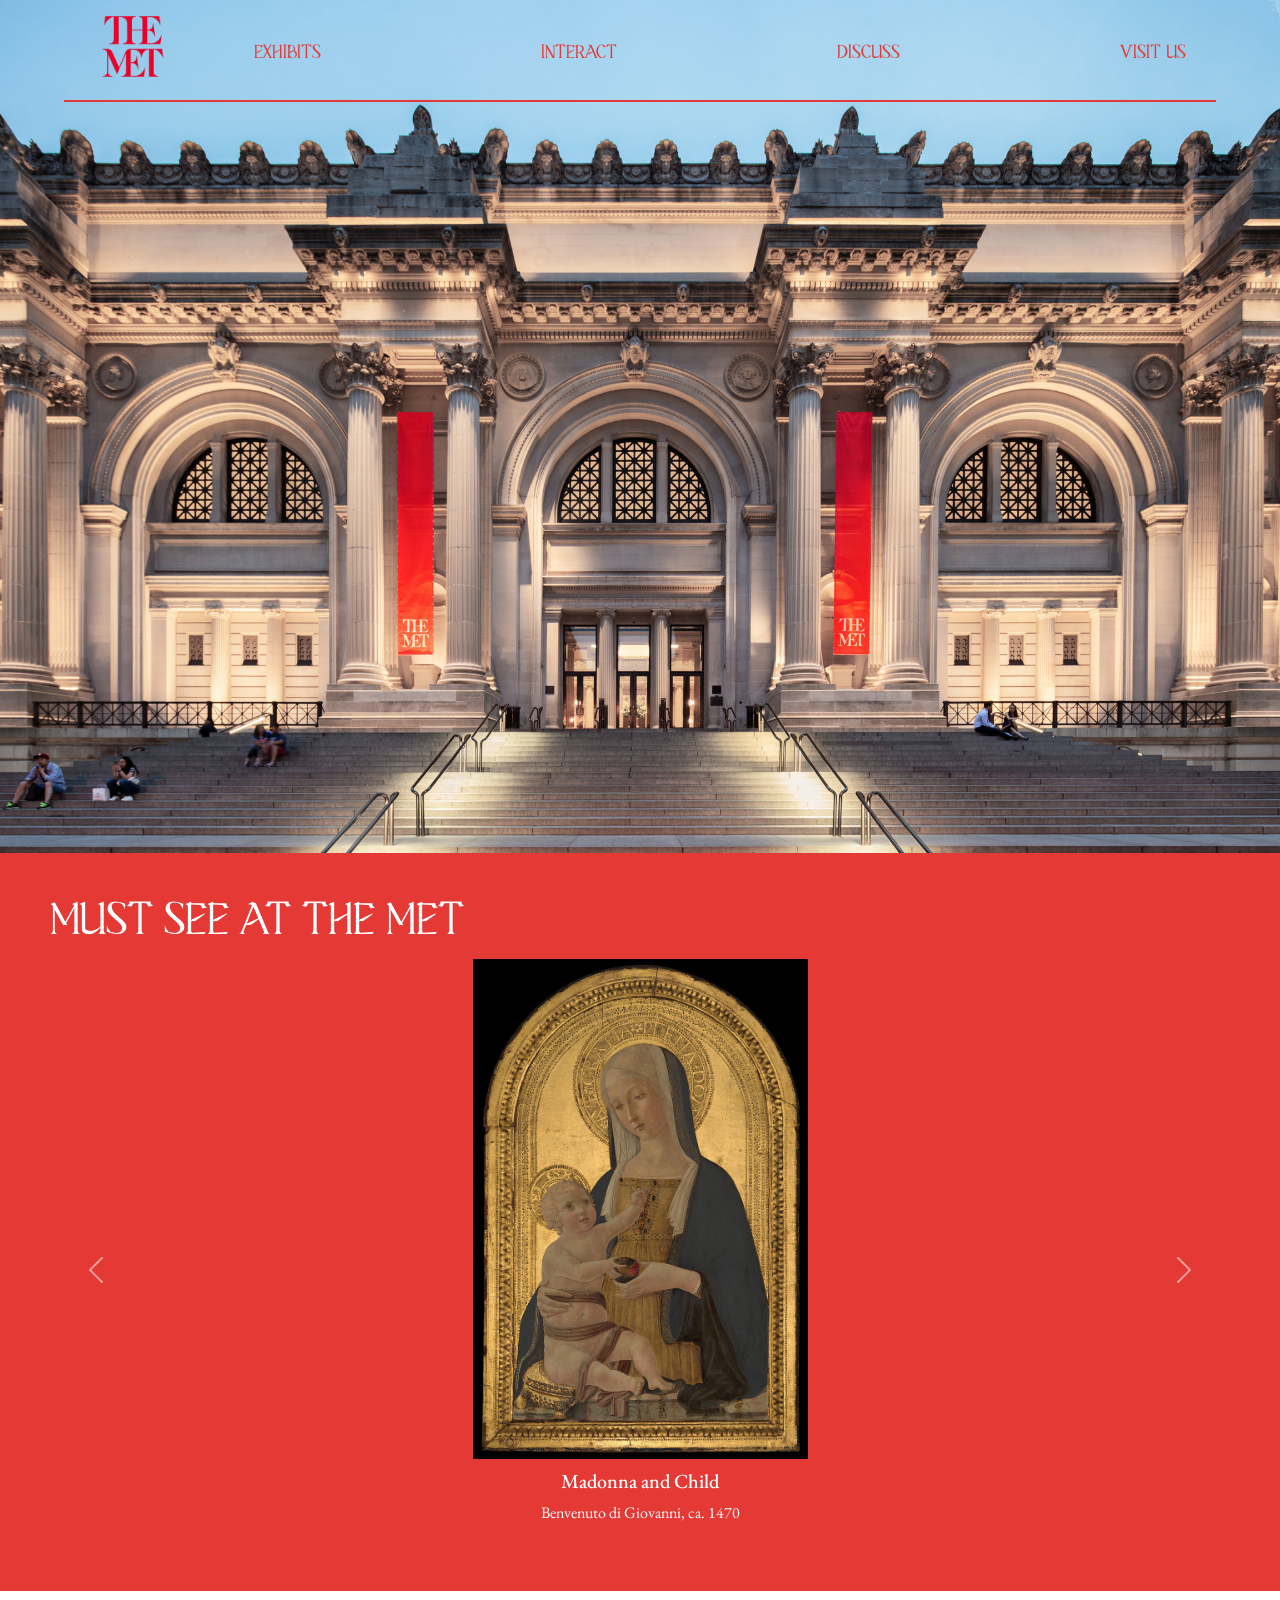
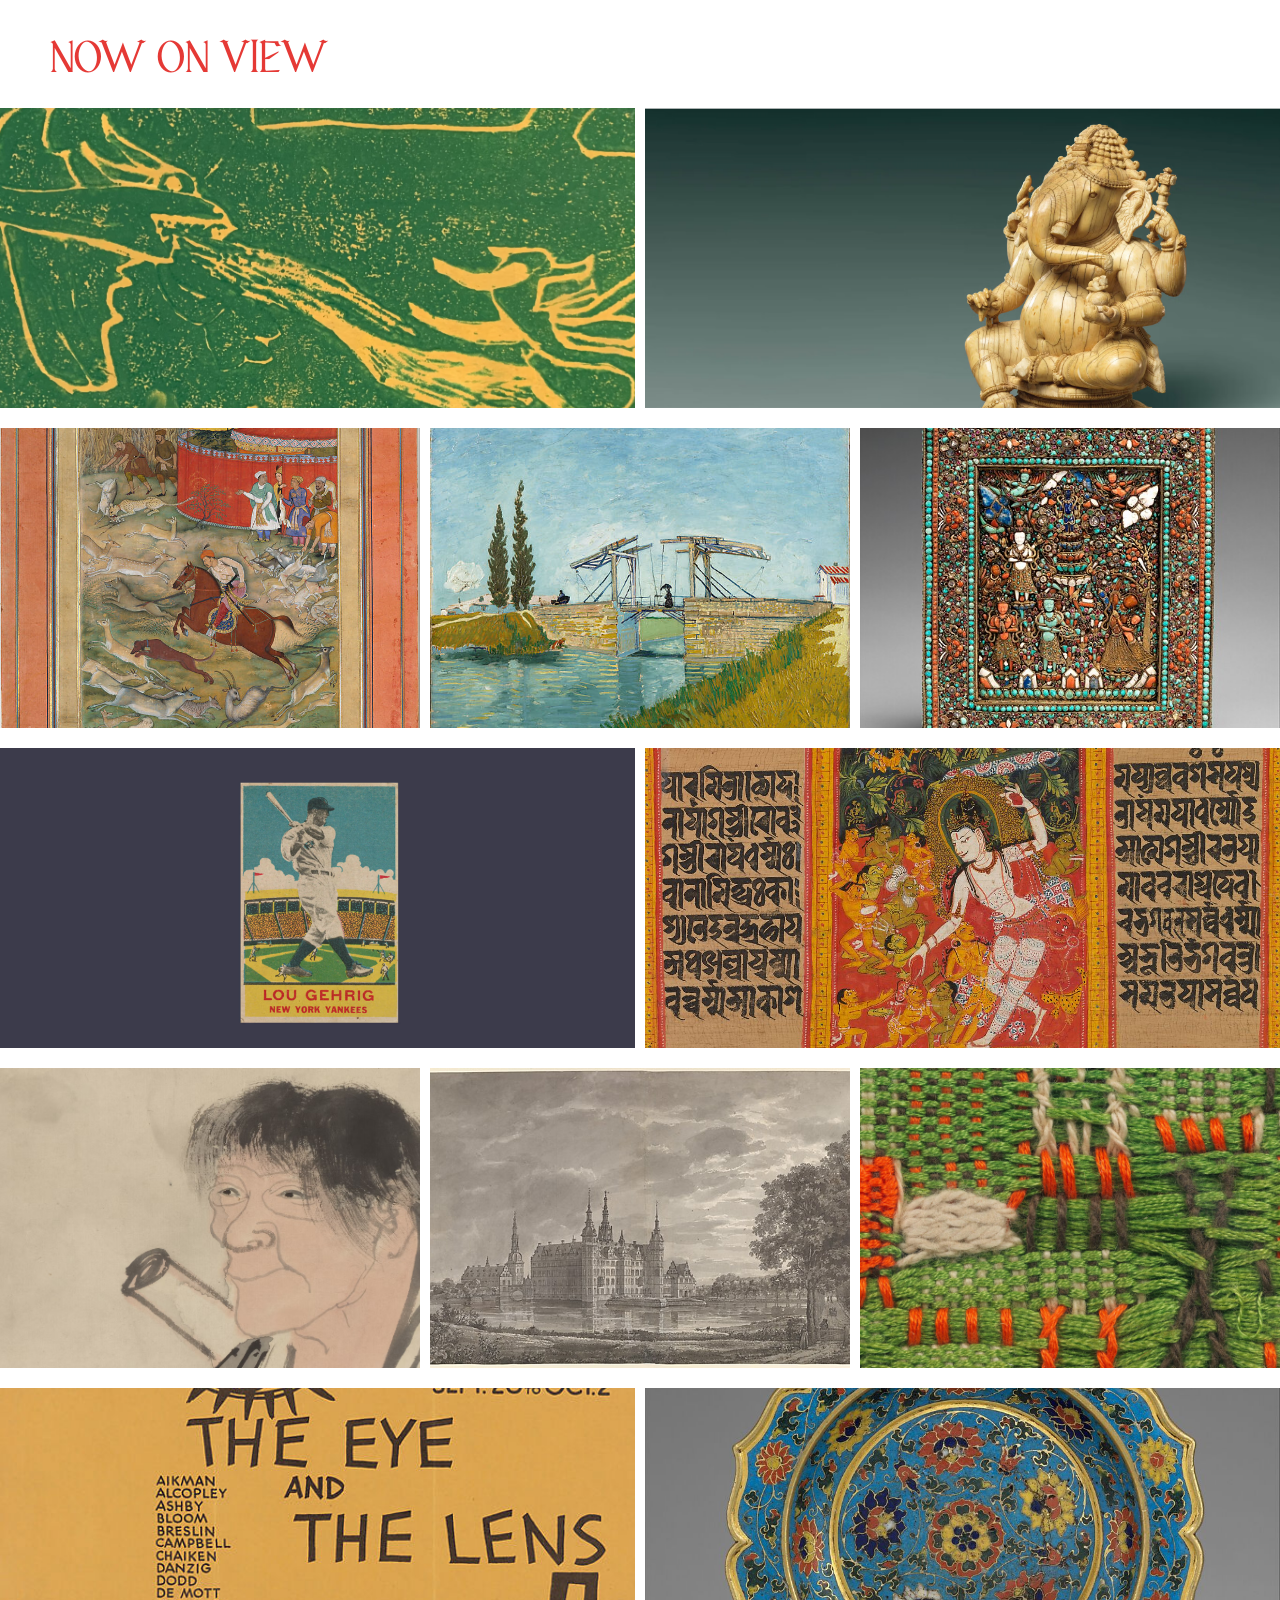
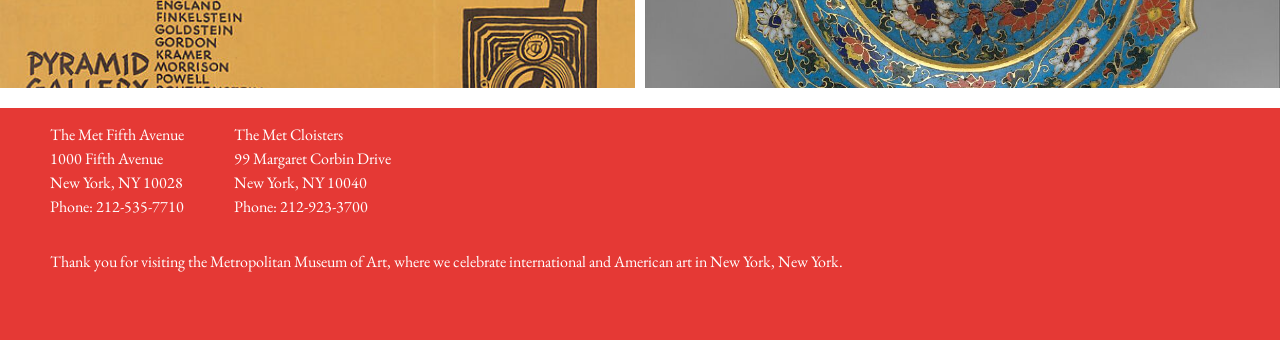
<file: index.html>
<!DOCTYPE html>
<html>
<head> 
    <title>The Metropolitan Museum of Art</title>
    <meta charset="UTF-8">
    <meta name="viewport" content="width=device-width, initial-scale=1">
    <link href="https://cdn.jsdelivr.net/npm/bootstrap@5.3.8/dist/css/bootstrap.min.css" rel="stylesheet" integrity="sha384-sRIl4kxILFvY47J16cr9ZwB07vP4J8+LH7qKQnuqkuIAvNWLzeN8tE5YBujZqJLB" crossorigin="anonymous">
    <link href="Final_Project_Styles.css" rel="stylesheet">

</head>

<body>
    <header>
        <nav class="nav-met">
            <a href="index.html" class="logo"><img src="MET_Logo.png" alt="Met Logo"></a>
            <ul class="nav2-met">
                <li><a href="index.html#section">EXHIBITS</a></li>
                <li><a href="Final_Project_Interact.html">INTERACT</a></li>
                <li><a href="Final_Project_Discuss.html">DISCUSS</a></li>
                <li><a href="https://engage.metmuseum.org/admission/?promocode=59559">VISIT US</a></li>
            </ul>
            
        </nav>
         <div class="banner"><img src="met.jpg" alt="5th Avenue View of the MET"></div>
    </header>

    <main>
        <article class="home-page-2">
                <h1 class="h1-met-2">MUST SEE AT THE MET</h1>
                    <div id="carouselFade" class="carousel slide carousel-fade">
                        <div class="carousel-inner">

                        <div class="carousel-item active">
                        <img src="mustsee_10.jpeg" class="d-block" alt="Madonna and Child">
                            <div class="carousel-caption d-none d-md-block">
                                    <h5>Madonna and Child</h5>
                                    <p>Benvenuto di Giovanni, ca. 1470</p>
                            </div>
                        </div>

                        <div class="carousel-item">
                        <img src="mustsee_2.jpeg" class="d-block" alt="Chanel Suit">
                            <div class="carousel-caption d-none d-md-block">
                                    <h5>Suit, House of Chanel</h5>
                                    <p>Gabrielle Chanel, Spring/Summer 1963</p>
                            </div>
                        </div>

                        <div class="carousel-item">
                        <img src="must_see_3.jpeg" class="d-block" alt="Bridge over a Pond of Water Lilies">
                            <div class="carousel-caption d-none d-md-block">
                                    <h5>Bridge over a Pond of Water Lilies</h5>
                                    <p>Claude Monet, 1899</p>
                            </div>
                        </div>

                        <div class="carousel-item">
                        <img src="mustsee_6.jpeg" class="d-block" alt="Cow's Skull: Red, White, and Blue">
                            <div class="carousel-caption d-none d-md-block">
                                    <h5>Cow's Skull: Red, White, and Blue</h5>
                                    <p>Georgia O'Keeffe, 1931</p>
                            </div>
                        </div>

                        <div class="carousel-item">
                        <img src="mustsee_7.jpeg" class="d-block" alt="Self-Portrait">
                            <div class="carousel-caption d-none d-md-block">
                                    <h5>Self-Portrait</h5>
                                    <p>Rembrandt (Rembrandt van Rijn), 1660</p>
                            </div>
                        </div>

                        <div class="carousel-item">
                        <img src="mustsee_1.jpeg" class="d-block" alt="Temple of Dendur">
                            <div class="carousel-caption d-none d-md-block">
                            <h5>The Temple of Dendur</h5>
                            <p>Roman Period, completed by 10 B.C.</p>
                            </div>
                        </div>

                        <div class="carousel-item">
                        <img src="mustsee_8.jpeg" class="d-block" alt="From My Window at An American Place, Southwest">
                            <div class="carousel-caption d-none d-md-block">
                                    <h5>From My Window at An American Place, Southwest</h5>
                                    <p>Alfred Stieglitz, 1932</p>
                            </div>
                        </div>

                        <div class="carousel-item">
                        <img src="mustsee_9.jpeg" class="d-block" alt="Gray Weather, Grande Jatte">
                            <div class="carousel-caption d-none d-md-block">
                                    <h5>Gray Weather, Grande Jatte</h5>
                                    <p>Georges Seurat, ca. 1886–88</p>
                            </div>
                        </div>

                    <div class="carousel-item">
                    <img src="mustsee_4.jpeg" class="d-block" alt="Irises">
                        <div class="carousel-caption d-none d-md-block">
                                <h5>Irises</h5>
                                <p>Vincent van Gogh, 1890</p>
                        </div>
                    </div>

                    <div class="carousel-item">
                    <img src="mustsee_5.jpeg" class="d-block" alt="Washington Crossing the Delaware">
                        <div class="carousel-caption d-none d-md-block">
                            <h5>Washington Crossing the Delaware</h5>
                            <p>Emanuel Leutze, 1851</p>
                        </div>
                    </div>
                    </div>
                    
                    <button class="carousel-control-prev" type="button" data-bs-target="#carouselFade" data-bs-slide="prev">
                    <span class="carousel-control-prev-icon" aria-hidden="true"></span>
                    <span class="visually-hidden">Previous</span>
                    </button>

                    <button class="carousel-control-next" type="button" data-bs-target="#carouselFade" data-bs-slide="next">
                    <span class="carousel-control-next-icon" aria-hidden="true"></span>
                    <span class="visually-hidden">Next</span>
                    </button>
                </div>

            </article>

            <article>
                <h1 class="h1-met" id="section">NOW ON VIEW</h1>
                <div class="art-container">
                    <button class="btn art-btn"
                        data-bs-toggle="modal"
                        data-bs-target="#artModal"
                        data-title="IMPRESSIONS OF THE IMAGINATION: New Medieval Beasts in Print"
                        data-img="exhibit_1.avif"
                        data-text=" Snarling, prancing, prowling, and peeking out from stone and thread, animals both real and fantastical fill medieval art with energy and imagination. As part of The Met Cloisters’ commitment to serving neighbors in upper Manhattan, fifth-grade students from P.S. 48 P.O. Michael J. Buczek were invited to immerse themselves in this lively world of hybrid creatures and respond with beasts of their own invention. <br><br>
                        During two gallery visits, students studied the curves of a dragon’s tail, the proud stance of a griffin, and the shimmer of a unicorn’s tail woven into tapestries, taking careful note of how medieval artists used line, pattern, and material. Back in the classroom, students brought their ideas to life through printmaking that required layering textures and shapes to create bold, whimsical creatures, each one stamped with the imagination of its maker.<br><br>See this Exhibit from February 5–March 3, 2026 at Gallery 007">
                        <img  class="art-img" src="exhibit_1.avif" alt="Impressions of the Imagination">
                    </button>

                    <button class="btn art-btn"
                        data-bs-toggle="modal"
                        data-bs-target="#artModal"
                        data-title="Ganesha: Lord of New Beginnings"
                        data-img="exhibit_2.png"
                        data-text="Ganesha, the son of Shiva and Parvati, is a Brahmanical (Hindu) diety known to clear a path to the gods and remove obstacles in everyday life. He is loved by his devotees (bhakti) for his many traits, including his insatiable appetite for sweet cakes and his role as a dispenser of magic, surprise, and laughter. However, Ganesha is also the lord of ganas (nature deities) and can take on a fearsome aspect in this guise.<br><br>The seventh- to twenty-first-century works in this exhibition trace his depiction across the Indian subcontinent, the Himalayas, and Southeast Asia. Featuring 24 works across sculptures, paintings, musical instruments, ritual implements, and photography, the exhibition emphasizes the vitality and exuberance of Ganesha as the bringer of new beginnings.
                        <br><br>The exhibition is made possible by the Florence and Herbert Irving Fund for Asian Art Exhibitions.<br><br>See this Exhibit from November 19, 2022–January 4, 2026 at Gallery 251">
                        <img  class="art-img" src="exhibit_2.png" alt="Ganesha: Lord of New Beginnings">
                    </button>
                </div>

                <div class="art-container">
                    <button class="btn art-btn"
                        data-bs-toggle="modal"
                        data-bs-target="#artModal"
                        data-title="The Royal Hunt: Courtly Pursuits in Indian Art"
                        data-img="royal.jpeg"
                        data-text="Expressions of imperial authority are universally embodied in royal imagery of the hunt, rulers pursuing prey as metaphors for power, and martial prowess. This theme is celebrated throughout the history of Indian painting and became ubiquitous in later Rajput painting. This exhibition features works from the Department of Asian Art, with loans from the Department of Islamic Art, the Department of Arms and Armor, and New York collections.<br><br>See this exhibit from June 20–December 8, 2026 at Gallery 321">
                        <img  class="art-img" src="royal.jpeg" alt="The Royal Hunt: Courtly Pursuits in Indian Art">
                    </button>

                    <button class="btn art-btn"
                        data-bs-toggle="modal"
                        data-bs-target="#artModal"
                        data-title="Van Gogh's Cypresses"
                        data-img="exhibit_4.jpeg"
                        data-text="Van Gogh’s Cypresses is the first exhibition to focus on the trees—among the most famous in the history of art—immortalized in signature images by Vincent van Gogh (1853–1890). Such iconic pictures as Wheat Field with Cypresses and The Starry Night take their place as the centerpiece in a presentation that affords an unprecedented perspective on a motif virtually synonymous with the Dutch artist’s fiercely original power of expression. Some 40 works illuminate the extent of his fascination with the region’s distinctive flamelike evergreens as they successively sparked, fueled, and stoked his imagination over the course of two years in the South of France: from his initial sightings of the “tall and dark” trees in Arles to realizing their full, evocative potential (“as I see them”) at the asylum in Saint-Rémy.<br><br>
                        Juxtaposing landmark paintings with precious drawings and illustrated letters—many rarely, if ever, lent or exhibited together—this tightly conceived thematic exhibition offers an extraordinary opportunity to appreciate anew some of Van Gogh’s most celebrated works in a context that reveals the backstory of their invention for the first time.<br><br>See this exhibit from May 22–August 27, 2026 at Gallery 199">
                        <img  class="art-img" src="exhibit_4.jpeg" alt="Van Gogh's Cypresses">
                    </button>

                    <button class="btn art-btn"
                        data-bs-toggle="modal"
                        data-bs-target="#artModal"
                        data-title="Sacred Traditions of the Himalayas"
                        data-img="himalayas.jpg"
                        data-text="This installation features elaborate mandalas, embroidered tangkas, devotional sculpture, and jewelry for the gods. A highlight of the display will be ritual costumes used by masked dancers who reenacted divine conflicts to ensure abundance and ward off malicious forces. All the objects on display served as visually pleasing tools that allowed individuals to reach toward the elusive idea of transcendence.<br><br> See this exhibit from December 20, 2014–June 14, 2015 at Gallery 101">
                        <img  class="art-img" src="himalayas.jpg" alt="Sacred Traditions of the Himalayas">
                    </button>
                </div>

                <div class="art-container">
                    <button class="btn art-btn"
                        data-bs-toggle="modal"
                        data-bs-target="#artModal"
                        data-title="Baseball Cards from the Collection of Jefferson R. Burdick"
                        data-img="exhibit_3.avif"
                        data-text="An integral part of the Museum’s collection of ephemera, the Burdick collection of baseball cards tells the history of popular printmaking in the United States. In 1947, after having approached A. Hyatt Mayor, the Museum’s curator of prints and photographs, the Syracuse electrician Jefferson R. Burdick (1900–1963) began to donate in large batches his entire collection of more than 30,000 baseball cards—along with another 303,000 trade cards, postcards, and posters—to The Met. The baseball cards collected by Burdick represent the most comprehensive public collection outside of the Baseball Hall of Fame in Cooperstown, New York.<br><br>
                        This exhibition features nearly one hundred cards produced between 1887 and 1959. Collectively, they illustrate the history of baseball from the dead-ball era, at the turn of the nineteenth century, through the golden age and modern era of the sport. Produced using various types of media—from photography to lithography—the cards feature legends of the game as well as lesser-known players, owners, and teams that have contributed to the history of the game.<br><br>See this exhibit from July 20, 2023–January 23, 2026 at Gallery 774A.">
                        <img  class="art-img" src="exhibit_3.avif" alt="Baseball Cards from the Collection of Jefferson R. Burdick">
                    </button>

                    <button class="btn art-btn"
                        data-bs-toggle="modal"
                        data-bs-target="#artModal"
                        data-title="Bodhisattvas of Wisdom, Compassion, and Power"
                        data-img="exhibit_8.jpeg"
                        data-text="Within the Buddhist traditions of the Himalayas, three bodhisattvas emerge as personifications of Buddhist ideals. Manjushri, who cuts through ignorance and personifies correct knowledge; Avalokiteshvara, a compassionate protector of the devout that helps reveal the true nature of reality; and Vajrapani as the embodiment of the energy of enlightenment. Focusing on dramatic images, a worshipper could first evoke the subtle knowledge that Manjushri personifies, then with Avalokiteshvara’s aid, it is possible to proceed in a way free from self-imposed delusions, while Vajrapani’s transcendent power aids in destroying jealousy and hatred that stand in the way of enlightenment.<br><br> This exhibition draws together a dramatic group of paintings, sculptures, ritual objects, and illustrated manuscripts from the eleventh to eighteenth centuries, made primarily for Nepal and Tibet’s monastic institutions. Beautifully cast sculptures and accessible paintings showing peaceful manifestations of the bodhisattvas intended for the public are juxtaposed with complex tantric images of the highest quality done in portable media made for monastic elites. This exhibition presents some of the sublime representations of these three bodhisattvas at the center of this great devotional tradition embraced across the Himalayas.<br><br> See this exhibit from March 27–October 30, 2026 at Gallery 251.">
                        <img  class="art-img" src="exhibit_8.jpeg" alt="Bodhisattvas of Wisdom, Compassion, and Power">
                    </button>
                </div>
                
                <div class="art-container">
                    <button class="btn art-btn"
                        data-bs-toggle="modal"
                        data-bs-target="#artModal"
                        data-title="The Three Perfections: Japanese Poetry, Calligraphy, and Painting"
                        data-img="exhibit_5.avif"
                        data-text="In East Asian cultures, the arts of poetry, calligraphy, and painting are traditionally referred to as the “Three Perfections.” This exhibition presents over 160 rare and precious works—all created in Japan over the course of nearly a millennium—that showcase the power and complexity of the three forms of art. Examples include folding screens with poems brushed on sumptuous decorated papers, dynamic calligraphy by Zen monks of medieval Kyoto, hanging scrolls with paintings and inscriptions alluding to Chinese and Japanese literary classics, ceramics used for tea gatherings, and much more.<br><br>
                        The majority of the works are among the more than 250 examples of Japanese painting and calligraphy donated or promised to The Met by Mary and Cheney Cowles, whose collection is one of the finest and most comprehensive assemblages of Japanese art outside Japan.<br><br>See this exhibit from August 3, 2026-November 6, 2026 at Gallery 233">
                        <img  class="art-img" src="exhibit_5.avif" alt="The Three Perfections: Japanese Poetry, Calligraphy, and Painting">
                    </button>

                    <button class="btn art-btn"
                        data-bs-toggle="modal"
                        data-bs-target="#artModal"
                        data-title="Department of Drawings and Prints Selections: Life at Court"
                        data-img="exhibit_6.jpg"
                        data-text="In conjunction with the exhibition Visitors to Versailles (1682–1789), this installation explores various aspects of life at court through works on paper from the Department of Drawings and Prints. The French château at Versailles was but one among a great multitude of princely, stately, royal, and papal courts in the early modern period. While each was influenced by local traditions and the personal idiosyncrasies of its ruler, they also had many common features and customs, which are examined in this installation through thematic selections of drawings, prints, and illustrated books.<br><br>
                        Representations and designs for palaces, from Frederiksborg Castle in Denmark to the Villa Estense in Tivoli, show how the power of a court is reflected in imposing architecture, lavish interiors, and intricately planned gardens. The various forms of entertainment organized for rulers and courtiers are highlighted in works such as Louis Jean Desprez's imposing scenographic design for the opera Electra, and Stradanus's tapestry designs with hunting parties. Prints by Romeyn de Hooghe, Goya, and other artists illustrate how official portraits not only conveyed the likeness of the sovereign, but also communicated ideas about their reign, dynasty, triumphs, and aspirations.<br><br> See this exhibit from May 1, 2026-July 8, 2026">
                        <img  class="art-img" src="exhibit_6.jpg" alt="Selections from the Department of Drawings and Prints: Life at Court">
                    </button>

                    <button class="btn art-btn"
                        data-bs-toggle="modal"
                        data-bs-target="#artModal"
                        data-title="Weaving Abstraction in Ancient and Modern Art"
                        data-img="exhibit_7.avif"
                        data-text="The process of creating textiles has long been a springboard for artistic invention. In Weaving Abstraction in Ancient and Modern Art, two extraordinary bodies of work separated by at least 500 years are brought together to explore the striking connections between artists of the ancient Andes and those of the 20th century. The exhibition displays textiles by four distinguished modern practitioners—Anni Albers, Sheila Hicks, Lenore Tawney, and Olga de Amaral—alongside pieces by Andean artists from the first millennium BCE to the 16th century.<br><br>
                        Featuring more than 50 works, including major loans and new acquisitions, this cross-historical exhibition offers new insights into the emergence of abstract imagery. The constructive nature of weavings, arising from the grid formed by the vertical and horizontal elements of the loom, prompted the formal investigation of geometric designs that emphasize the integral relationship between structure and design in the textiles. Each of the four modern artists featured developed innovative approaches to an ancient medium through deep study of Andean techniques. Shown together, these ancient and modern weavings reposition the place of textiles in global art history.<br><br>See this exhibit from March 5–June 16, 2026 at Gallery 913.">
                        <img  class="art-img" src="exhibit_7.avif" alt="Weaving Abstraction in Ancient and Modern Art">
                    </button>
                </div>

                <div class="art-container">
                    <button class="btn art-btn"
                        data-bs-toggle="modal"
                        data-bs-target="#artModal"
                        data-title="The Magical City: George Morrison’s New York"
                        data-img="exhibit_10.jpeg"
                        data-text="Born in Chippewa City, a remote Native American village on the shore of Lake Superior in northern Minnesota, George Morrison (Wah-wah-ta-ga-nah-gah-boo and Gwe-ki-ge-nah-gah-boo, Grand Portage Chippewa, 1919–2000) overcame innumerable challenges—poverty, a life-threatening childhood illness, social isolation, racial and cultural barriers—to become a leader of the Abstract Expressionist movement, which he collaboratively defined both publicly and behind the scenes.<br><br>
                        Morrison’s influence as an abstract expressionist painter began in 1943 when he traveled from rural Minnesota to New York City to study at the Art Students League on a scholarship. Immersing himself in the city’s vibrant cultural scenes, he studied painting and drawing, contributed to numerous exhibitions and publications, and openly challenged the mainstream art establishment of his generation.<br><br>See this exhibit through May 31, 2026 at Gallery 746.">
                        <img  class="art-img" src="exhibit_10.jpeg" alt="The Magical City: George Morrison’s New York">
                    </button>

                    <button class="btn art-btn"
                        data-bs-toggle="modal"
                        data-bs-target="#artModal"
                        data-title="Embracing Color: Enamel in Chinese Decorative Arts"
                        data-img="exhibit_11.jpeg"
                        data-text="Enamel decoration is a significant element of Chinese decorative arts that has long been overlooked. This exhibition reveals the aesthetic, technical, and cultural achievement of Chinese enamel wares by demonstrating the transformative role of enamel during the Ming (1368–1644) and Qing (1644–1911) dynasties. The first transformational moment occurred in the late 14th to 15th century, when the introduction of cloisonné enamel from the West, along with the development of porcelain with overglaze enamels, led to a shift away from a monochromatic palette to colorful works. The second transformation occurred in the late 17th to 18th century, when European enameling materials and techniques were brought to the Qing court and more subtle and varied color tones were developed on enamels applied over porcelain, metal, glass, and other mediums. In both moments, Chinese artists did not simply adopt or copy foreign techniques; they actively created new colors and styles that reflected their own taste. The more than 100 objects on view are drawn mainly from The Met collection.<br><br>See this exhibit through June 28, 2026 at Gallery 257.">
                        <img  class="art-img" src="exhibit_11.jpeg" alt="Embracing Color: Enamel in Chinese Decorative Arts">
                    </button>
                </div>
            </article>


        <div class="modal fade" id="artModal" tabindex="-1">
        <div class="modal-dialog modal-dialog-centered modal-lg">
        <div class="modal-content">

        <div class="modal-header">
            <h5 class="modal-title" id="modalTitle"></h5>
            <button type="button" class="btn-close" data-bs-dismiss="modal"></button>
        </div>

        <div class="modal-body">
            <img id="modalImg" class="img-fluid rounded mb-3" alt="">
            <p id="modalText"></p>
        </div>

        </div>
        </div>
        </div>
    </main>


    <footer class="expanded-footer">
        <div class="container-footer">
            <p class="footer-text">The Met Fifth Avenue<br>1000 Fifth Avenue<br>New York, NY 10028<br>Phone: 212-535-7710</p>
            <p class="footer-text">The Met Cloisters<br>99 Margaret Corbin Drive<br>New York, NY 10040<br>Phone: 212-923-3700</p>
        </div>
        <p class="footer-text">Thank you for visiting the Metropolitan Museum of Art, where we celebrate international and American art in New York, New York.</p>
    </footer>

    <script src="https://cdn.jsdelivr.net/npm/bootstrap@5.3.8/dist/js/bootstrap.bundle.min.js"></script>
    <script src="Final_Project_JS.js"></script>
</body>
</html>
</file>
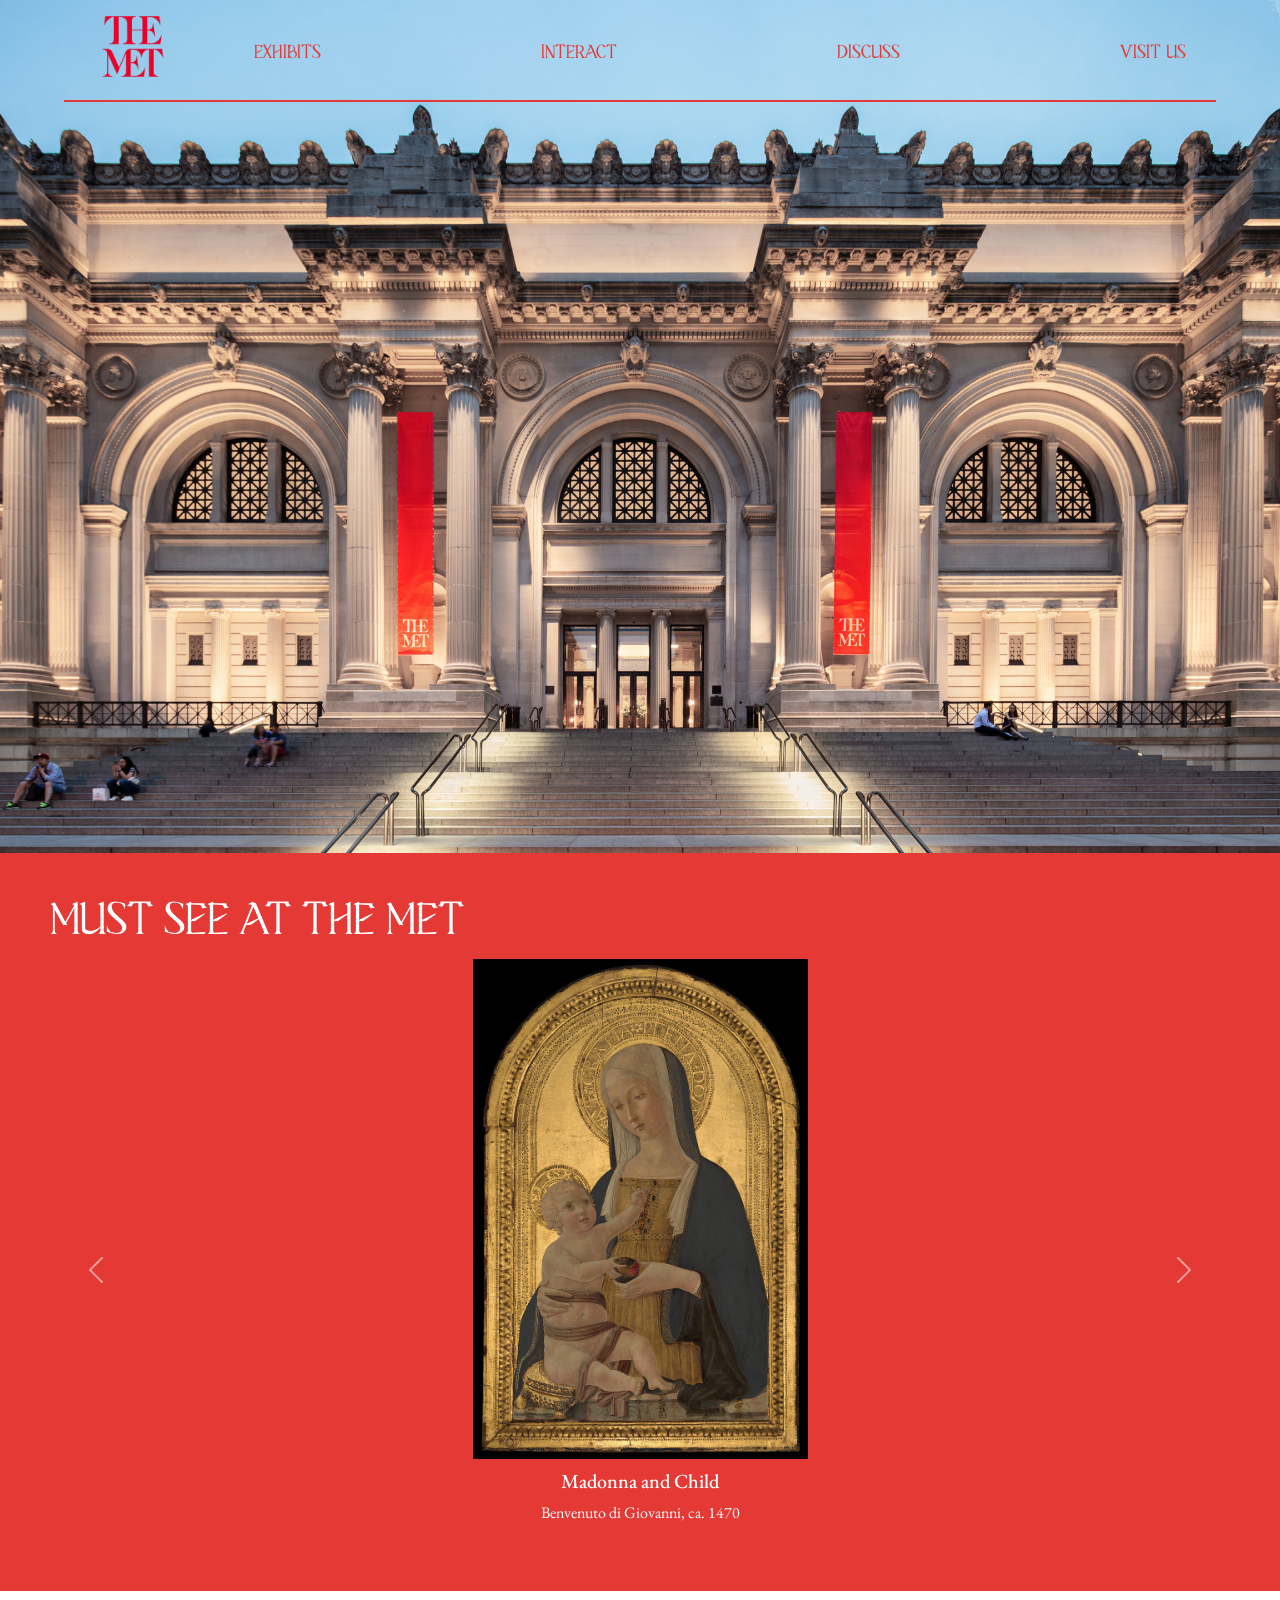
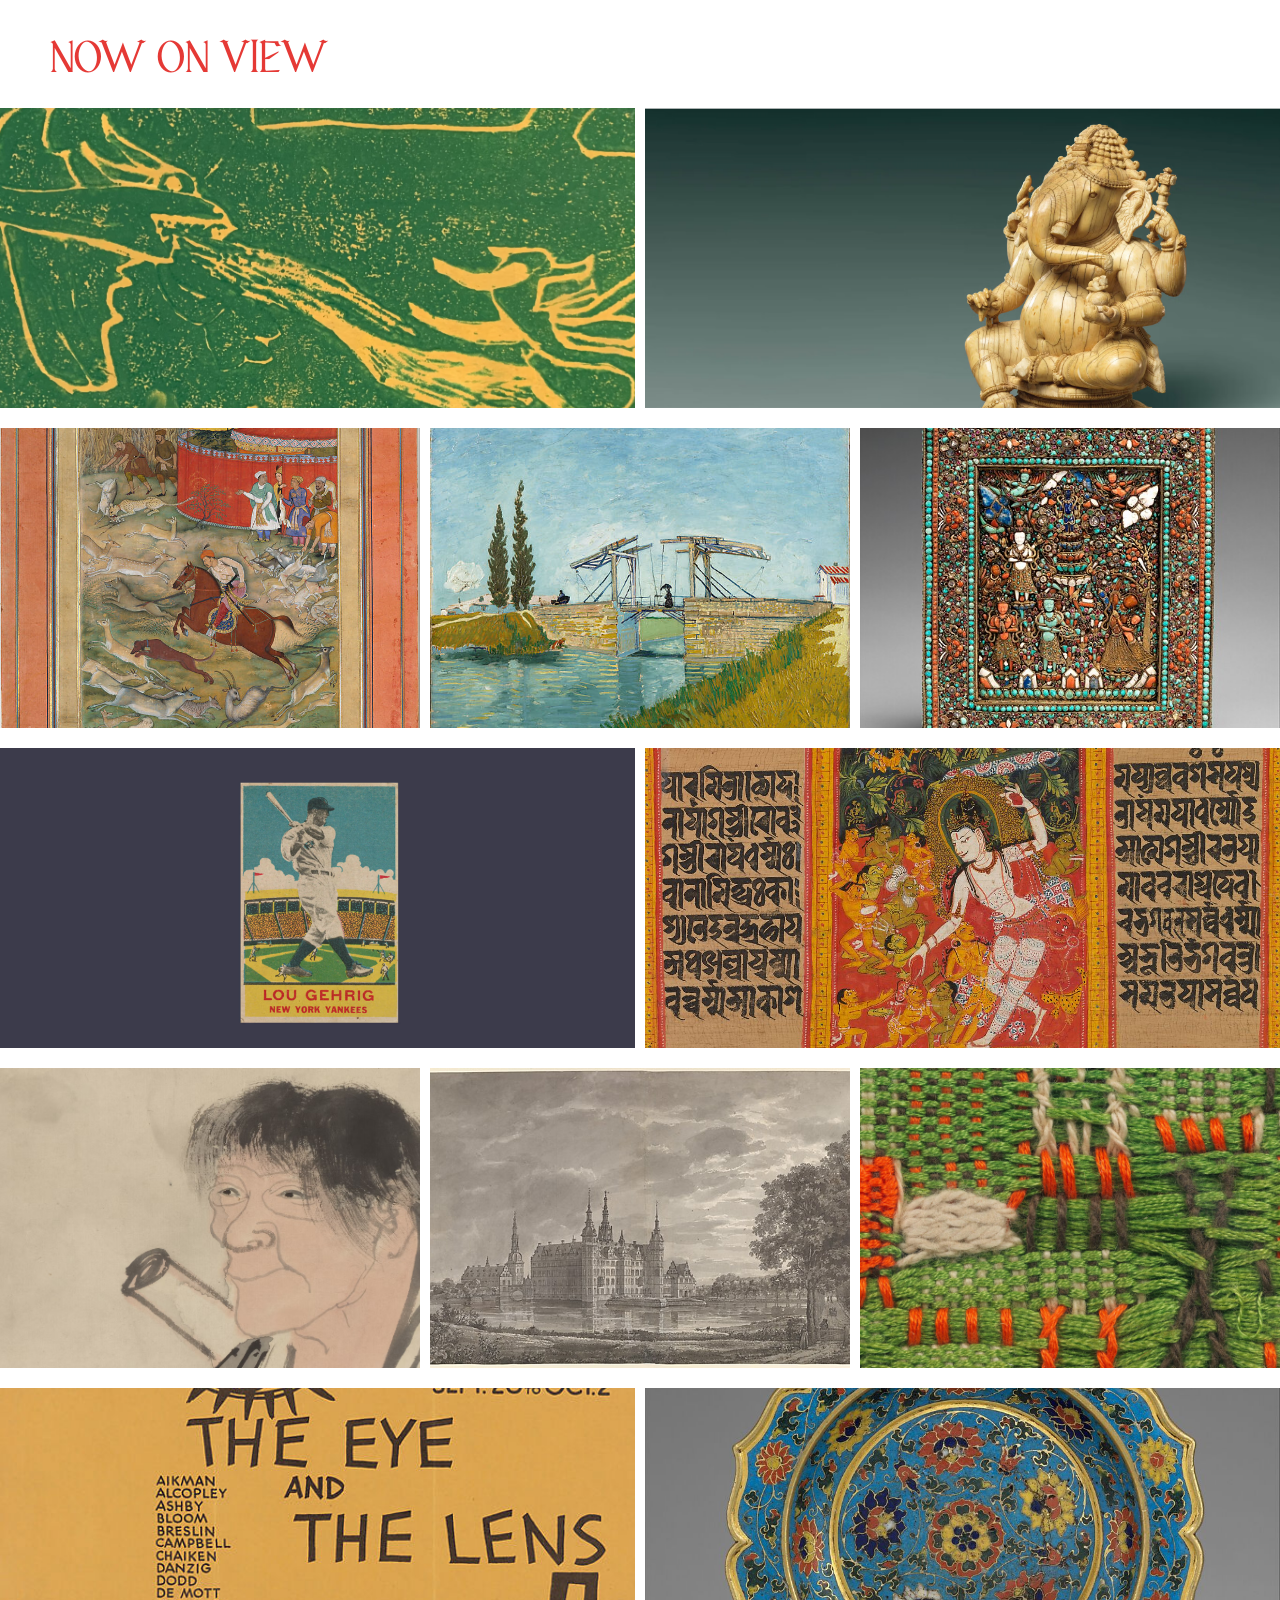
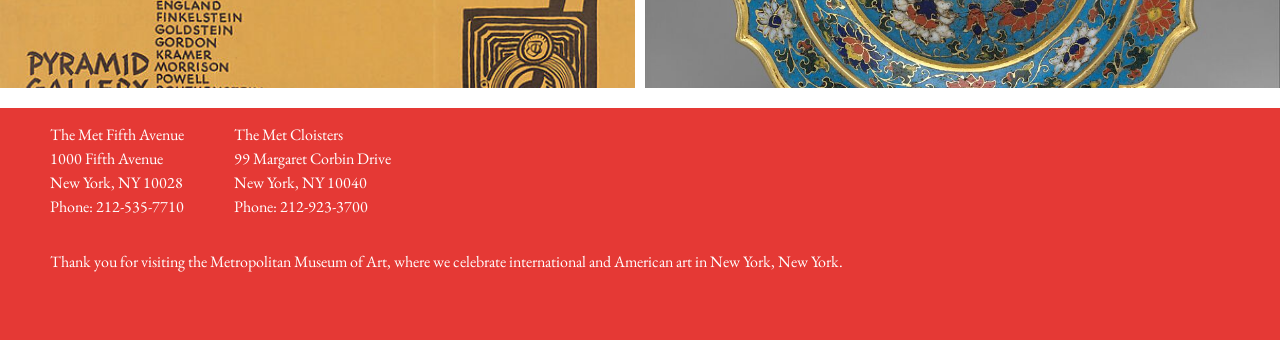
<file: Final_Project.html>
<!DOCTYPE html>
<html>
<head> 
    <title>The Metropolitan Museum of Art</title>
    <meta charset="UTF-8">
    <meta name="viewport" content="width=device-width, initial-scale=1">
    <link href="https://cdn.jsdelivr.net/npm/bootstrap@5.3.8/dist/css/bootstrap.min.css" rel="stylesheet" integrity="sha384-sRIl4kxILFvY47J16cr9ZwB07vP4J8+LH7qKQnuqkuIAvNWLzeN8tE5YBujZqJLB" crossorigin="anonymous">
    <link href="Final_Project_Styles.css" rel="stylesheet">

</head>

<body>
    <header>
        <nav class="nav-met">
            <a href="Final_Project.html" class="logo"><img src="MET_Logo.png" alt="Met Logo"></a>
            <ul class="nav2-met">
                <li><a href="Final_Project.html#section">EXHIBITS</a></li>
                <li><a href="Final_Project_Interact.html">INTERACT</a></li>
                <li><a href="Final_Project_Discuss.html">DISCUSS</a></li>
                <li><a href="https://engage.metmuseum.org/admission/?promocode=59559">VISIT US</a></li>
            </ul>
            
        </nav>
         <div class="banner"><img src="met.jpg" alt="5th Avenue View of the MET"></div>
    </header>

    <main>
        <article class="home-page-2">
                <h1 class="h1-met-2">MUST SEE AT THE MET</h1>
                    <div id="carouselFade" class="carousel slide carousel-fade">
                        <div class="carousel-inner">

                        <div class="carousel-item active">
                        <img src="mustsee_10.jpeg" class="d-block" alt="Madonna and Child">
                            <div class="carousel-caption d-none d-md-block">
                                    <h5>Madonna and Child</h5>
                                    <p>Benvenuto di Giovanni, ca. 1470</p>
                            </div>
                        </div>

                        <div class="carousel-item">
                        <img src="mustsee_2.jpeg" class="d-block" alt="Chanel Suit">
                            <div class="carousel-caption d-none d-md-block">
                                    <h5>Suit, House of Chanel</h5>
                                    <p>Gabrielle Chanel, Spring/Summer 1963</p>
                            </div>
                        </div>

                        <div class="carousel-item">
                        <img src="must_see_3.jpeg" class="d-block" alt="Bridge over a Pond of Water Lilies">
                            <div class="carousel-caption d-none d-md-block">
                                    <h5>Bridge over a Pond of Water Lilies</h5>
                                    <p>Claude Monet, 1899</p>
                            </div>
                        </div>

                        <div class="carousel-item">
                        <img src="mustsee_6.jpeg" class="d-block" alt="Cow's Skull: Red, White, and Blue">
                            <div class="carousel-caption d-none d-md-block">
                                    <h5>Cow's Skull: Red, White, and Blue</h5>
                                    <p>Georgia O'Keeffe, 1931</p>
                            </div>
                        </div>

                        <div class="carousel-item">
                        <img src="mustsee_7.jpeg" class="d-block" alt="Self-Portrait">
                            <div class="carousel-caption d-none d-md-block">
                                    <h5>Self-Portrait</h5>
                                    <p>Rembrandt (Rembrandt van Rijn), 1660</p>
                            </div>
                        </div>

                        <div class="carousel-item">
                        <img src="mustsee_1.jpeg" class="d-block" alt="Temple of Dendur">
                            <div class="carousel-caption d-none d-md-block">
                            <h5>The Temple of Dendur</h5>
                            <p>Roman Period, completed by 10 B.C.</p>
                            </div>
                        </div>

                        <div class="carousel-item">
                        <img src="mustsee_8.jpeg" class="d-block" alt="From My Window at An American Place, Southwest">
                            <div class="carousel-caption d-none d-md-block">
                                    <h5>From My Window at An American Place, Southwest</h5>
                                    <p>Alfred Stieglitz, 1932</p>
                            </div>
                        </div>

                        <div class="carousel-item">
                        <img src="mustsee_9.jpeg" class="d-block" alt="Gray Weather, Grande Jatte">
                            <div class="carousel-caption d-none d-md-block">
                                    <h5>Gray Weather, Grande Jatte</h5>
                                    <p>Georges Seurat, ca. 1886–88</p>
                            </div>
                        </div>

                    <div class="carousel-item">
                    <img src="mustsee_4.jpeg" class="d-block" alt="Irises">
                        <div class="carousel-caption d-none d-md-block">
                                <h5>Irises</h5>
                                <p>Vincent van Gogh, 1890</p>
                        </div>
                    </div>

                    <div class="carousel-item">
                    <img src="mustsee_5.jpeg" class="d-block" alt="Washington Crossing the Delaware">
                        <div class="carousel-caption d-none d-md-block">
                            <h5>Washington Crossing the Delaware</h5>
                            <p>Emanuel Leutze, 1851</p>
                        </div>
                    </div>
                    </div>
                    
                    <button class="carousel-control-prev" type="button" data-bs-target="#carouselFade" data-bs-slide="prev">
                    <span class="carousel-control-prev-icon" aria-hidden="true"></span>
                    <span class="visually-hidden">Previous</span>
                    </button>

                    <button class="carousel-control-next" type="button" data-bs-target="#carouselFade" data-bs-slide="next">
                    <span class="carousel-control-next-icon" aria-hidden="true"></span>
                    <span class="visually-hidden">Next</span>
                    </button>
                </div>

            </article>

            <article>
                <h1 class="h1-met" id="section">NOW ON VIEW</h1>
                <div class="art-container">
                    <button class="btn art-btn"
                        data-bs-toggle="modal"
                        data-bs-target="#artModal"
                        data-title="IMPRESSIONS OF THE IMAGINATION: New Medieval Beasts in Print"
                        data-img="exhibit_1.avif"
                        data-text=" Snarling, prancing, prowling, and peeking out from stone and thread, animals both real and fantastical fill medieval art with energy and imagination. As part of The Met Cloisters’ commitment to serving neighbors in upper Manhattan, fifth-grade students from P.S. 48 P.O. Michael J. Buczek were invited to immerse themselves in this lively world of hybrid creatures and respond with beasts of their own invention. <br><br>
                        During two gallery visits, students studied the curves of a dragon’s tail, the proud stance of a griffin, and the shimmer of a unicorn’s tail woven into tapestries, taking careful note of how medieval artists used line, pattern, and material. Back in the classroom, students brought their ideas to life through printmaking that required layering textures and shapes to create bold, whimsical creatures, each one stamped with the imagination of its maker.<br><br>See this Exhibit from February 5–March 3, 2026 at Gallery 007">
                        <img  class="art-img" src="exhibit_1.avif" alt="Impressions of the Imagination">
                    </button>

                    <button class="btn art-btn"
                        data-bs-toggle="modal"
                        data-bs-target="#artModal"
                        data-title="Ganesha: Lord of New Beginnings"
                        data-img="exhibit_2.png"
                        data-text="Ganesha, the son of Shiva and Parvati, is a Brahmanical (Hindu) diety known to clear a path to the gods and remove obstacles in everyday life. He is loved by his devotees (bhakti) for his many traits, including his insatiable appetite for sweet cakes and his role as a dispenser of magic, surprise, and laughter. However, Ganesha is also the lord of ganas (nature deities) and can take on a fearsome aspect in this guise.<br><br>The seventh- to twenty-first-century works in this exhibition trace his depiction across the Indian subcontinent, the Himalayas, and Southeast Asia. Featuring 24 works across sculptures, paintings, musical instruments, ritual implements, and photography, the exhibition emphasizes the vitality and exuberance of Ganesha as the bringer of new beginnings.
                        <br><br>The exhibition is made possible by the Florence and Herbert Irving Fund for Asian Art Exhibitions.<br><br>See this Exhibit from November 19, 2022–January 4, 2026 at Gallery 251">
                        <img  class="art-img" src="exhibit_2.png" alt="Ganesha: Lord of New Beginnings">
                    </button>
                </div>

                <div class="art-container">
                    <button class="btn art-btn"
                        data-bs-toggle="modal"
                        data-bs-target="#artModal"
                        data-title="The Royal Hunt: Courtly Pursuits in Indian Art"
                        data-img="royal.jpeg"
                        data-text="Expressions of imperial authority are universally embodied in royal imagery of the hunt, rulers pursuing prey as metaphors for power, and martial prowess. This theme is celebrated throughout the history of Indian painting and became ubiquitous in later Rajput painting. This exhibition features works from the Department of Asian Art, with loans from the Department of Islamic Art, the Department of Arms and Armor, and New York collections.<br><br>See this exhibit from June 20–December 8, 2026 at Gallery 321">
                        <img  class="art-img" src="royal.jpeg" alt="The Royal Hunt: Courtly Pursuits in Indian Art">
                    </button>

                    <button class="btn art-btn"
                        data-bs-toggle="modal"
                        data-bs-target="#artModal"
                        data-title="Van Gogh's Cypresses"
                        data-img="exhibit_4.jpeg"
                        data-text="Van Gogh’s Cypresses is the first exhibition to focus on the trees—among the most famous in the history of art—immortalized in signature images by Vincent van Gogh (1853–1890). Such iconic pictures as Wheat Field with Cypresses and The Starry Night take their place as the centerpiece in a presentation that affords an unprecedented perspective on a motif virtually synonymous with the Dutch artist’s fiercely original power of expression. Some 40 works illuminate the extent of his fascination with the region’s distinctive flamelike evergreens as they successively sparked, fueled, and stoked his imagination over the course of two years in the South of France: from his initial sightings of the “tall and dark” trees in Arles to realizing their full, evocative potential (“as I see them”) at the asylum in Saint-Rémy.<br><br>
                        Juxtaposing landmark paintings with precious drawings and illustrated letters—many rarely, if ever, lent or exhibited together—this tightly conceived thematic exhibition offers an extraordinary opportunity to appreciate anew some of Van Gogh’s most celebrated works in a context that reveals the backstory of their invention for the first time.<br><br>See this exhibit from May 22–August 27, 2026 at Gallery 199">
                        <img  class="art-img" src="exhibit_4.jpeg" alt="Van Gogh's Cypresses">
                    </button>

                    <button class="btn art-btn"
                        data-bs-toggle="modal"
                        data-bs-target="#artModal"
                        data-title="Sacred Traditions of the Himalayas"
                        data-img="himalayas.jpg"
                        data-text="This installation features elaborate mandalas, embroidered tangkas, devotional sculpture, and jewelry for the gods. A highlight of the display will be ritual costumes used by masked dancers who reenacted divine conflicts to ensure abundance and ward off malicious forces. All the objects on display served as visually pleasing tools that allowed individuals to reach toward the elusive idea of transcendence.<br><br> See this exhibit from December 20, 2014–June 14, 2015 at Gallery 101">
                        <img  class="art-img" src="himalayas.jpg" alt="Sacred Traditions of the Himalayas">
                    </button>
                </div>

                <div class="art-container">
                    <button class="btn art-btn"
                        data-bs-toggle="modal"
                        data-bs-target="#artModal"
                        data-title="Baseball Cards from the Collection of Jefferson R. Burdick"
                        data-img="exhibit_3.avif"
                        data-text="An integral part of the Museum’s collection of ephemera, the Burdick collection of baseball cards tells the history of popular printmaking in the United States. In 1947, after having approached A. Hyatt Mayor, the Museum’s curator of prints and photographs, the Syracuse electrician Jefferson R. Burdick (1900–1963) began to donate in large batches his entire collection of more than 30,000 baseball cards—along with another 303,000 trade cards, postcards, and posters—to The Met. The baseball cards collected by Burdick represent the most comprehensive public collection outside of the Baseball Hall of Fame in Cooperstown, New York.<br><br>
                        This exhibition features nearly one hundred cards produced between 1887 and 1959. Collectively, they illustrate the history of baseball from the dead-ball era, at the turn of the nineteenth century, through the golden age and modern era of the sport. Produced using various types of media—from photography to lithography—the cards feature legends of the game as well as lesser-known players, owners, and teams that have contributed to the history of the game.<br><br>See this exhibit from July 20, 2023–January 23, 2026 at Gallery 774A.">
                        <img  class="art-img" src="exhibit_3.avif" alt="Baseball Cards from the Collection of Jefferson R. Burdick">
                    </button>

                    <button class="btn art-btn"
                        data-bs-toggle="modal"
                        data-bs-target="#artModal"
                        data-title="Bodhisattvas of Wisdom, Compassion, and Power"
                        data-img="exhibit_8.jpeg"
                        data-text="Within the Buddhist traditions of the Himalayas, three bodhisattvas emerge as personifications of Buddhist ideals. Manjushri, who cuts through ignorance and personifies correct knowledge; Avalokiteshvara, a compassionate protector of the devout that helps reveal the true nature of reality; and Vajrapani as the embodiment of the energy of enlightenment. Focusing on dramatic images, a worshipper could first evoke the subtle knowledge that Manjushri personifies, then with Avalokiteshvara’s aid, it is possible to proceed in a way free from self-imposed delusions, while Vajrapani’s transcendent power aids in destroying jealousy and hatred that stand in the way of enlightenment.<br><br> This exhibition draws together a dramatic group of paintings, sculptures, ritual objects, and illustrated manuscripts from the eleventh to eighteenth centuries, made primarily for Nepal and Tibet’s monastic institutions. Beautifully cast sculptures and accessible paintings showing peaceful manifestations of the bodhisattvas intended for the public are juxtaposed with complex tantric images of the highest quality done in portable media made for monastic elites. This exhibition presents some of the sublime representations of these three bodhisattvas at the center of this great devotional tradition embraced across the Himalayas.<br><br> See this exhibit from March 27–October 30, 2026 at Gallery 251.">
                        <img  class="art-img" src="exhibit_8.jpeg" alt="Bodhisattvas of Wisdom, Compassion, and Power">
                    </button>
                </div>
                
                <div class="art-container">
                    <button class="btn art-btn"
                        data-bs-toggle="modal"
                        data-bs-target="#artModal"
                        data-title="The Three Perfections: Japanese Poetry, Calligraphy, and Painting"
                        data-img="exhibit_5.avif"
                        data-text="In East Asian cultures, the arts of poetry, calligraphy, and painting are traditionally referred to as the “Three Perfections.” This exhibition presents over 160 rare and precious works—all created in Japan over the course of nearly a millennium—that showcase the power and complexity of the three forms of art. Examples include folding screens with poems brushed on sumptuous decorated papers, dynamic calligraphy by Zen monks of medieval Kyoto, hanging scrolls with paintings and inscriptions alluding to Chinese and Japanese literary classics, ceramics used for tea gatherings, and much more.<br><br>
                        The majority of the works are among the more than 250 examples of Japanese painting and calligraphy donated or promised to The Met by Mary and Cheney Cowles, whose collection is one of the finest and most comprehensive assemblages of Japanese art outside Japan.<br><br>See this exhibit from August 3, 2026-November 6, 2026 at Gallery 233">
                        <img  class="art-img" src="exhibit_5.avif" alt="The Three Perfections: Japanese Poetry, Calligraphy, and Painting">
                    </button>

                    <button class="btn art-btn"
                        data-bs-toggle="modal"
                        data-bs-target="#artModal"
                        data-title="Department of Drawings and Prints Selections: Life at Court"
                        data-img="exhibit_6.jpg"
                        data-text="In conjunction with the exhibition Visitors to Versailles (1682–1789), this installation explores various aspects of life at court through works on paper from the Department of Drawings and Prints. The French château at Versailles was but one among a great multitude of princely, stately, royal, and papal courts in the early modern period. While each was influenced by local traditions and the personal idiosyncrasies of its ruler, they also had many common features and customs, which are examined in this installation through thematic selections of drawings, prints, and illustrated books.<br><br>
                        Representations and designs for palaces, from Frederiksborg Castle in Denmark to the Villa Estense in Tivoli, show how the power of a court is reflected in imposing architecture, lavish interiors, and intricately planned gardens. The various forms of entertainment organized for rulers and courtiers are highlighted in works such as Louis Jean Desprez's imposing scenographic design for the opera Electra, and Stradanus's tapestry designs with hunting parties. Prints by Romeyn de Hooghe, Goya, and other artists illustrate how official portraits not only conveyed the likeness of the sovereign, but also communicated ideas about their reign, dynasty, triumphs, and aspirations.<br><br> See this exhibit from May 1, 2026-July 8, 2026">
                        <img  class="art-img" src="exhibit_6.jpg" alt="Selections from the Department of Drawings and Prints: Life at Court">
                    </button>

                    <button class="btn art-btn"
                        data-bs-toggle="modal"
                        data-bs-target="#artModal"
                        data-title="Weaving Abstraction in Ancient and Modern Art"
                        data-img="exhibit_7.avif"
                        data-text="The process of creating textiles has long been a springboard for artistic invention. In Weaving Abstraction in Ancient and Modern Art, two extraordinary bodies of work separated by at least 500 years are brought together to explore the striking connections between artists of the ancient Andes and those of the 20th century. The exhibition displays textiles by four distinguished modern practitioners—Anni Albers, Sheila Hicks, Lenore Tawney, and Olga de Amaral—alongside pieces by Andean artists from the first millennium BCE to the 16th century.<br><br>
                        Featuring more than 50 works, including major loans and new acquisitions, this cross-historical exhibition offers new insights into the emergence of abstract imagery. The constructive nature of weavings, arising from the grid formed by the vertical and horizontal elements of the loom, prompted the formal investigation of geometric designs that emphasize the integral relationship between structure and design in the textiles. Each of the four modern artists featured developed innovative approaches to an ancient medium through deep study of Andean techniques. Shown together, these ancient and modern weavings reposition the place of textiles in global art history.<br><br>See this exhibit from March 5–June 16, 2026 at Gallery 913.">
                        <img  class="art-img" src="exhibit_7.avif" alt="Weaving Abstraction in Ancient and Modern Art">
                    </button>
                </div>

                <div class="art-container">
                    <button class="btn art-btn"
                        data-bs-toggle="modal"
                        data-bs-target="#artModal"
                        data-title="The Magical City: George Morrison’s New York"
                        data-img="exhibit_10.jpeg"
                        data-text="Born in Chippewa City, a remote Native American village on the shore of Lake Superior in northern Minnesota, George Morrison (Wah-wah-ta-ga-nah-gah-boo and Gwe-ki-ge-nah-gah-boo, Grand Portage Chippewa, 1919–2000) overcame innumerable challenges—poverty, a life-threatening childhood illness, social isolation, racial and cultural barriers—to become a leader of the Abstract Expressionist movement, which he collaboratively defined both publicly and behind the scenes.<br><br>
                        Morrison’s influence as an abstract expressionist painter began in 1943 when he traveled from rural Minnesota to New York City to study at the Art Students League on a scholarship. Immersing himself in the city’s vibrant cultural scenes, he studied painting and drawing, contributed to numerous exhibitions and publications, and openly challenged the mainstream art establishment of his generation.<br><br>See this exhibit through May 31, 2026 at Gallery 746.">
                        <img  class="art-img" src="exhibit_10.jpeg" alt="The Magical City: George Morrison’s New York">
                    </button>

                    <button class="btn art-btn"
                        data-bs-toggle="modal"
                        data-bs-target="#artModal"
                        data-title="Embracing Color: Enamel in Chinese Decorative Arts"
                        data-img="exhibit_11.jpeg"
                        data-text="Enamel decoration is a significant element of Chinese decorative arts that has long been overlooked. This exhibition reveals the aesthetic, technical, and cultural achievement of Chinese enamel wares by demonstrating the transformative role of enamel during the Ming (1368–1644) and Qing (1644–1911) dynasties. The first transformational moment occurred in the late 14th to 15th century, when the introduction of cloisonné enamel from the West, along with the development of porcelain with overglaze enamels, led to a shift away from a monochromatic palette to colorful works. The second transformation occurred in the late 17th to 18th century, when European enameling materials and techniques were brought to the Qing court and more subtle and varied color tones were developed on enamels applied over porcelain, metal, glass, and other mediums. In both moments, Chinese artists did not simply adopt or copy foreign techniques; they actively created new colors and styles that reflected their own taste. The more than 100 objects on view are drawn mainly from The Met collection.<br><br>See this exhibit through June 28, 2026 at Gallery 257.">
                        <img  class="art-img" src="exhibit_11.jpeg" alt="Embracing Color: Enamel in Chinese Decorative Arts">
                    </button>
                </div>
            </article>


        <div class="modal fade" id="artModal" tabindex="-1">
        <div class="modal-dialog modal-dialog-centered modal-lg">
        <div class="modal-content">

        <div class="modal-header">
            <h5 class="modal-title" id="modalTitle"></h5>
            <button type="button" class="btn-close" data-bs-dismiss="modal"></button>
        </div>

        <div class="modal-body">
            <img id="modalImg" class="img-fluid rounded mb-3" alt="">
            <p id="modalText"></p>
        </div>

        </div>
        </div>
        </div>
    </main>


    <footer class="expanded-footer">
        <div class="container-footer">
            <p class="footer-text">The Met Fifth Avenue<br>1000 Fifth Avenue<br>New York, NY 10028<br>Phone: 212-535-7710</p>
            <p class="footer-text">The Met Cloisters<br>99 Margaret Corbin Drive<br>New York, NY 10040<br>Phone: 212-923-3700</p>
        </div>
        <p class="footer-text">Thank you for visiting the Metropolitan Museum of Art, where we celebrate international and American art in New York, New York.</p>
    </footer>

    <script src="https://cdn.jsdelivr.net/npm/bootstrap@5.3.8/dist/js/bootstrap.bundle.min.js"></script>
    <script src="Final_Project_JS.js"></script>
</body>
</html>
</file>
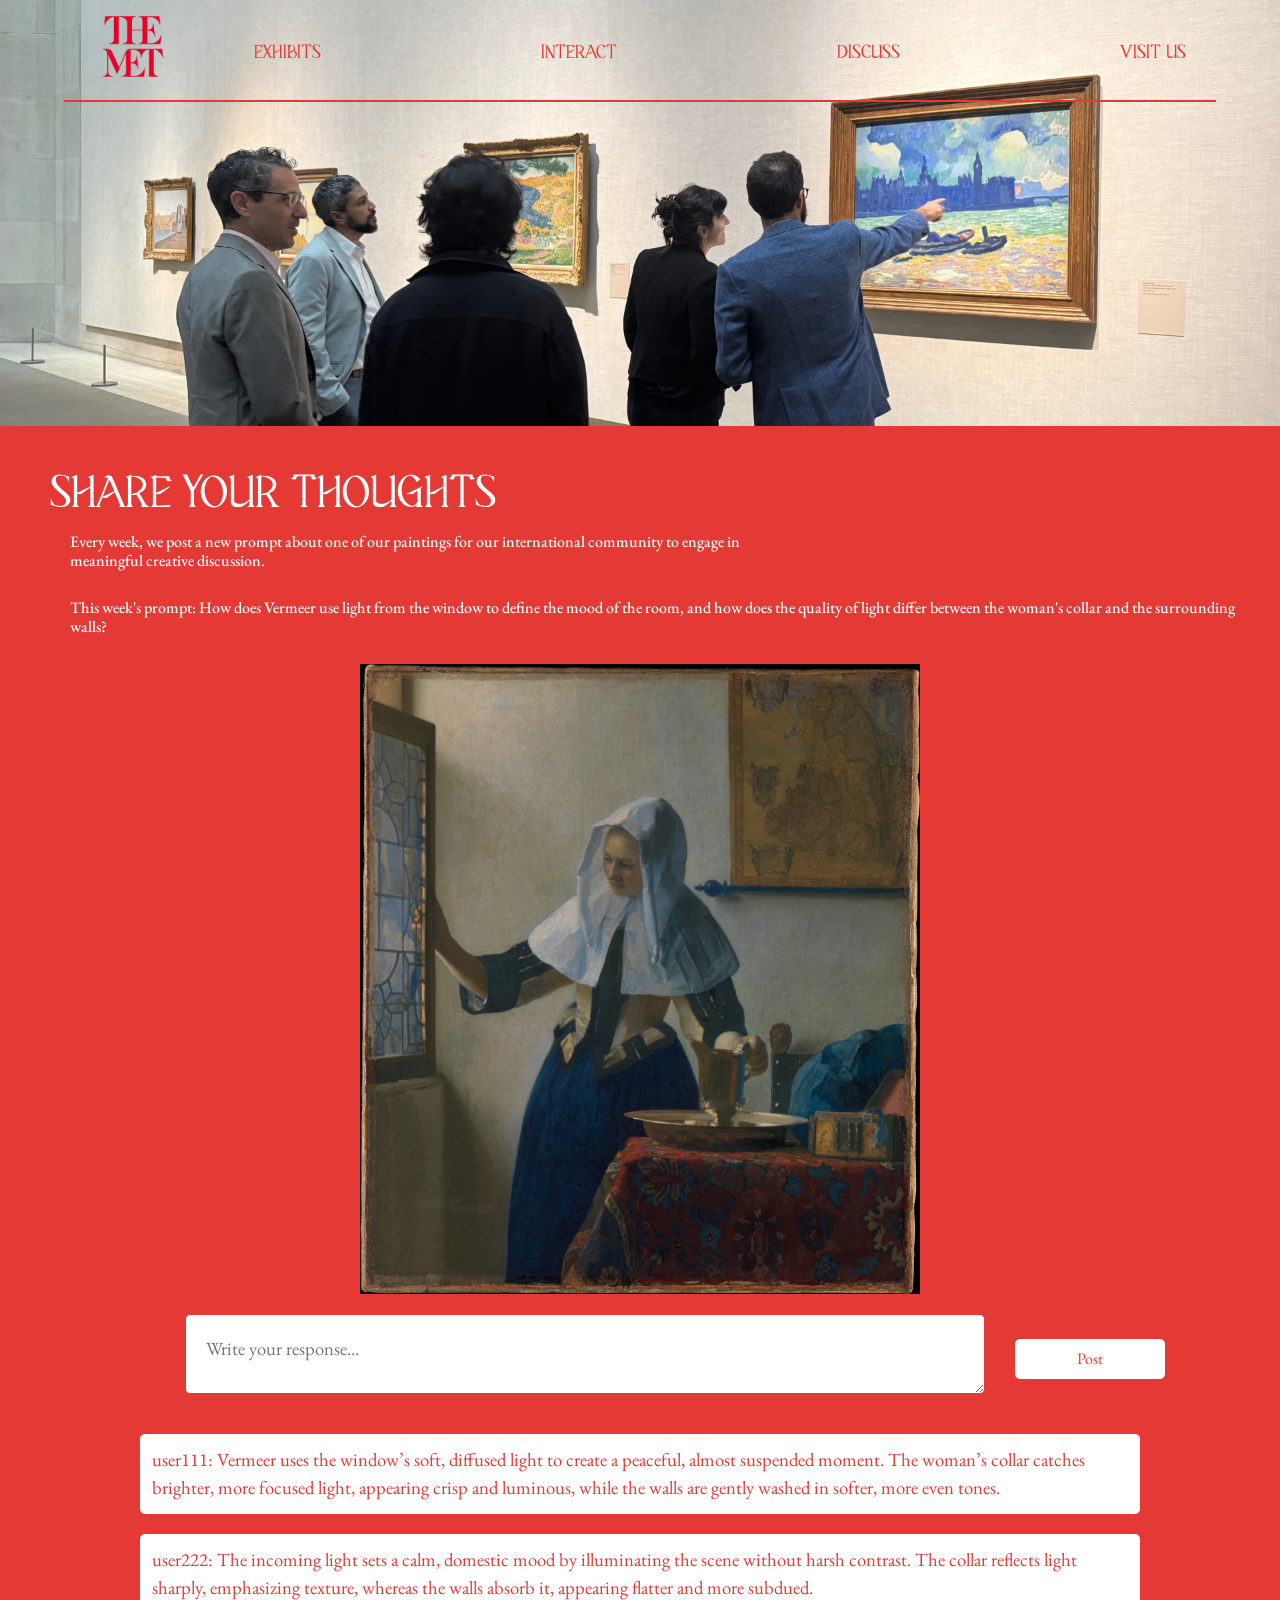
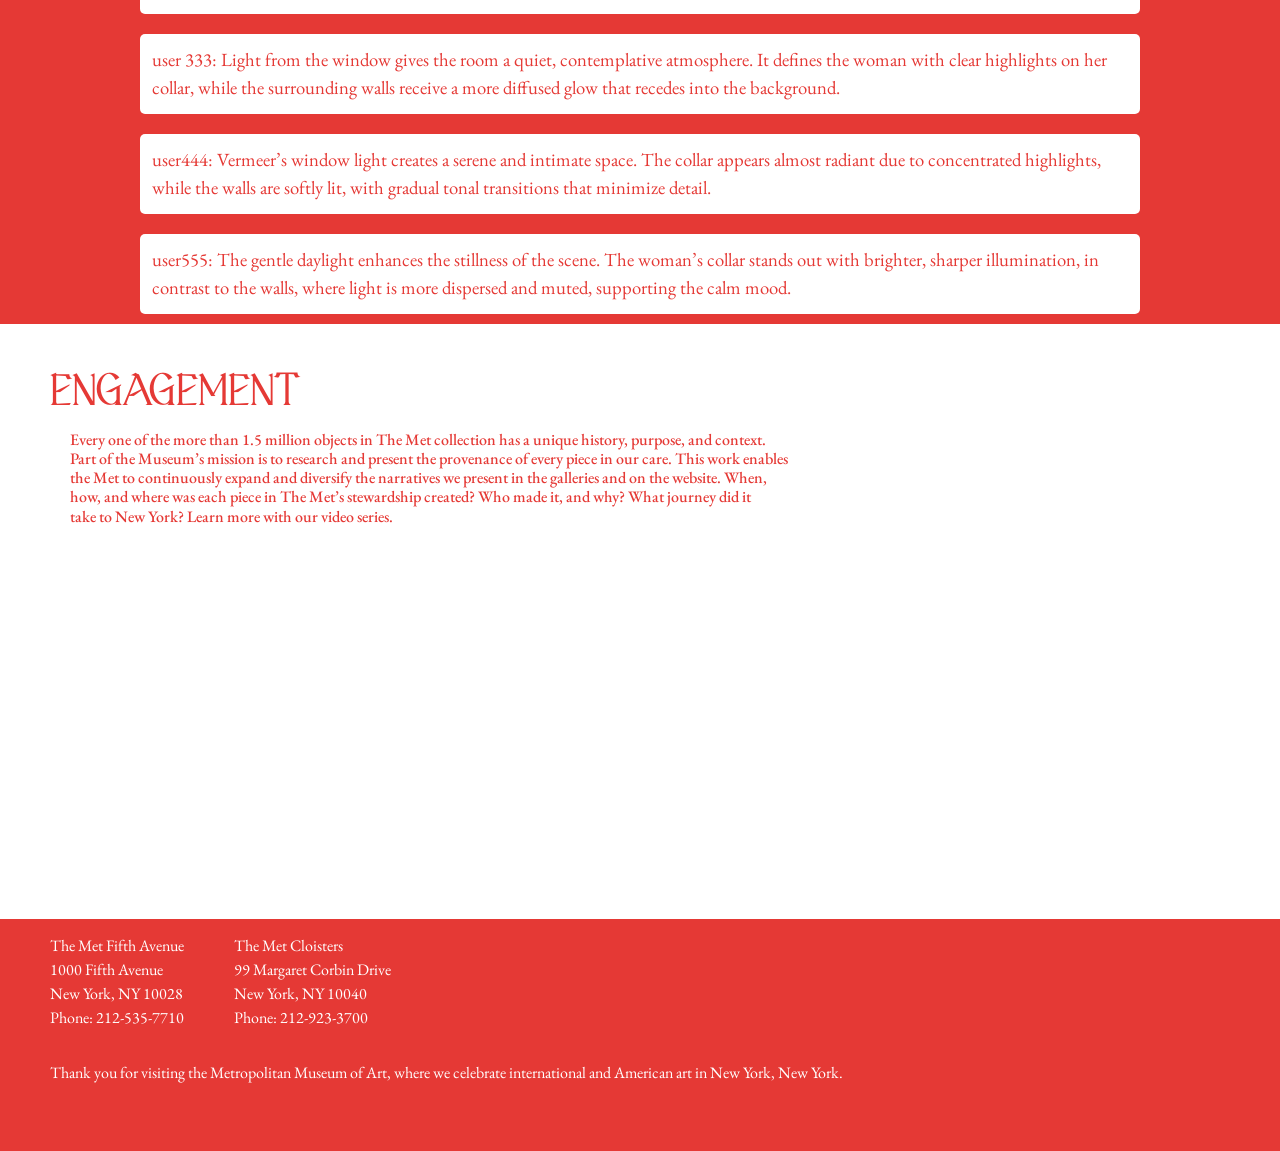
<file: Final_Project_Discuss.html>
<!DOCTYPE html>
<html>
<head> 
    <title>Discuss @ The MET</title>
    <meta charset="UTF-8">
    <meta name="viewport" content="width=device-width, initial-scale=1">
    <link href="https://cdn.jsdelivr.net/npm/bootstrap@5.3.8/dist/css/bootstrap.min.css" rel="stylesheet" integrity="sha384-sRIl4kxILFvY47J16cr9ZwB07vP4J8+LH7qKQnuqkuIAvNWLzeN8tE5YBujZqJLB" crossorigin="anonymous">
    <link href="Final_Project_Styles.css" rel="stylesheet">

</head>

<body>
    <header>
        <nav class="nav-met">
            <a href="index.html" class="logo"><img src="MET_Logo.png" alt="Met Logo"></a>
            <ul class="nav2-met">
                <li><a href="index.html#section">EXHIBITS</a></li>
                <li><a href="Final_Project_Interact.html">INTERACT</a></li>
                <li><a href="Final_Project_Discuss.html">DISCUSS</a></li>
                <li><a href="https://engage.metmuseum.org/admission/?promocode=59559">VISIT US</a></li>
            </ul>
            
        </nav>
    </header>
    <div class="banner"><img src="discuss-banner.avif" alt="Learning with the MET"></div>


<main>

     <article class="home-page-2">
        <h1 class="h1-met-2">SHARE YOUR THOUGHTS</h1>
        <h3 class="description-white">Every week, we post a new prompt about one of our paintings for our international community to engage in<br> meaningful creative discussion.</h3>
        <h3 class="description-white">This week's prompt: How does Vermeer use light from the window to define the mood of the room, and how does the quality of light differ between the woman's collar and the surrounding walls?</h3>
        <img class="discussion-img" src="discussion_picture.jpg" alt="discussion post picture">
    
        <div class="discussion-container">
            <textarea id="discussion-input" placeholder="Write your response..."></textarea>
            <button id="post-btn">Post</button>
        </div>

        <div id="discussion-posts">
            <div class="post">user111: Vermeer uses the window’s soft, diffused light to create a peaceful, almost suspended moment. The woman’s collar catches brighter, more focused light, appearing crisp and luminous, while the walls are gently washed in softer, more even tones.</div>
            <div class="post">user222: The incoming light sets a calm, domestic mood by illuminating the scene without harsh contrast. The collar reflects light sharply, emphasizing texture, whereas the walls absorb it, appearing flatter and more subdued.</div>
            <div class="post">user 333: Light from the window gives the room a quiet, contemplative atmosphere. It defines the woman with clear highlights on her collar, while the surrounding walls receive a more diffused glow that recedes into the background.</div>
            <div class="post">user444: Vermeer’s window light creates a serene and intimate space. The collar appears almost radiant due to concentrated highlights, while the walls are softly lit, with gradual tonal transitions that minimize detail.</div>
            <div class="post">user555: The gentle daylight enhances the stillness of the scene. The woman’s collar stands out with brighter, sharper illumination, in contrast to the walls, where light is more dispersed and muted, supporting the calm mood.</div>
        </div>
        </div>
    </article>

    <article>
    <h1 class="h1-met" id="section">ENGAGEMENT</h1>
        <h3 class="description">Every one of the more than 1.5 million objects in The Met collection has a unique history, purpose, and context.<br>Part of the Museum’s mission is to research and present the provenance of every piece in our care. This work enables<br> the Met to continuously expand and diversify the narratives we present in the galleries and on the website. When, <br>how, and where was each piece in The Met’s stewardship created? Who made it, and why? What journey did it <br>take to New York? Learn more with our video series.</h3>

    <div class="video-row">
        <iframe 
            width="560" 
            height="315" 
            src="https://www.youtube.com/embed/eezm9F4j-LE" 
            allow="accelerometer; autoplay; clipboard-write; encrypted-media; gyroscope; picture-in-picture" 
            allowfullscreen>
        </iframe>

        <iframe 
            width="560" 
            height="315" 
            src="https://www.youtube.com/embed/GrIzmGF3-Oc"
            allow="accelerometer; autoplay; clipboard-write; encrypted-media; gyroscope; picture-in-picture" 
            allowfullscreen>
        </iframe>

    </div>
    </article>

</main>

<footer class="expanded-footer">
    <div class="container-footer">
        <p class="footer-text">The Met Fifth Avenue<br>1000 Fifth Avenue<br>New York, NY 10028<br>Phone: 212-535-7710</p>
        <p class="footer-text">The Met Cloisters<br>99 Margaret Corbin Drive<br>New York, NY 10040<br>Phone: 212-923-3700</p>
    </div>
    <p class="footer-text">Thank you for visiting the Metropolitan Museum of Art, where we celebrate international and American art in New York, New York.</p>

</footer>

    <script src="Final_Project_JS_Discuss.js"></script>

</body>
</html>
</file>
<file: Final_Project_Styles.css>
* {
  margin: 0;
  padding: 0;
  box-sizing: border-box;
} 

@font-face {
  font-family: 'Maghfirea'; 
  src: url('Maghfirea.otf') format('opentype');
}

@font-face {
    font-family: 'Garamond';
    src: url('EBGaramond-VariableFont_wght.ttf') format('truetype'); 
}

header {
  width: 100%;
}

.nav-met {
  position: absolute;
  left: 50%;
  transform: translateX(-50%);
  display: flex;
  align-items: center;
  justify-content: space-between;
  width: 90%;
  padding: 10px;
  border-bottom: 2px solid rgba(229, 57, 53);
}

.nav2-met {
  margin-top: 22px;
  gap: 200px;
  font-size: 20px;
  font-family: 'Maghfirea', sans-serif;
  list-style: none;
  display: flex;
  align-items: center;
  justify-content: center;
}

.nav2-met a, .nav2-met a:visited {
  padding-right: 20px;
  text-decoration: none;;
  color: rgba(229, 57, 53);
}

.logo img {
  height: 80px;
  width: auto;
}

.banner img{
  width: 100%;
  margin: 0px;
}

.h1-met {
  font-family:'Maghfirea', 'sans-serif';
  color: rgba(229, 57, 53); 
  font-size: 48px;
  text-align: left;
  padding-left: 50px;
  padding-top: 40px;
}

.art-container {
  display: flex;
  align-items: center;
  justify-content: center;

  border-radius: 8px;
  margin-top: 20px;
  margin-bottom: 20px;
  gap: 10px; 
}

.art-img {
  width: 100%;
  height: 300px; 
  object-fit: cover;
  object-position: center;     
}

.btn.art-btn {
  padding: 0;
  margin:0;
  flex: 1;
  border: none;
  background: none;
  display: inline-block;
}

.btn.art-btn img {
  width: 100%;
  height: 300px;
  object-fit: cover;
  display: block;
}

#artModal .modal-dialog {
  max-width: 1100px;
  max-height: 800px;
  align-items: center;
}

#artModal .modal-body img {
  display: block;
  margin: 0 auto;       
  max-height: 400px;     
  width: 100%;
  object-fit: contain;  
}

.modal-title {
  font-family: 'Maghfirea', 'sans-serif';
  font-size: 30px;
  text-align: center;
  width: 100%;
}

.modal-header {
  padding-bottom: 0;
  border-bottom: 0;
}

.modal-content {
  border-radius: 0;
}

.modal-body {
  font-family: 'Garamond', 'serif';
  text-align: center;
}

.home-page-2 {
  background-color: rgba(229, 57, 53);
  padding-bottom: 10px;
}

.h1-met-2 {
  font-family:'Maghfirea', 'sans-serif';
  color: white; 
  font-size: 48px;
  text-align: left;
  padding-left: 50px;
  padding-top: 40px;
}

.carousel-fade .carousel-item {
  transition: opacity 0.6s ease-in-out;
}

#carouselFade .carousel-caption {
  text-align: center;
  position: relative;
  left: 0;
  right: 0;
  margin-top: 10px;
  font-family: 'Garamond', 'serif';

  opacity: 0;
  transform: translateY(10px);
  transition: opacity 0.8s ease, transform 0.8s ease;
}

#carouselFade .carousel-item.active .carousel-caption {
  opacity: 1;
  transform: translateY(0);
}

#carouselFade .carousel-item img{
  height: 500px;
  margin: 0 auto;
  object-fit: cover;
  display: block;
}

.container-footer {
  display: flex;
}

.footer-text {
    margin-left: 50px;
    margin-top: 15px;
    font-family: 'Garamond', 'serif';
    color: white;
}

.expanded-footer {
    background-color: rgba(229, 57, 53);
    padding-bottom: 50px;
}

h3 {
    font-family: 'Garamond', 'sans-serif';
    text-align: center;
    margin-left: 10px;
    margin-right: 10px;
    color: rgba(229, 57, 53);

}

#painting-input {
  width: 700px;
  height: 30px;
  margin: 20px;
  padding: 20px;
  font-size: 14pt;
  font-family: 'Garamond', 'serif';
  border-color:  rgba(229, 57, 53) rgba(229, 57, 53);
  color: rgba(229, 57, 53);
  border-radius: 5px;
  border-width: 1px;
}

#search-btn {
  display: flex;
  align-items: center;
  justify-content: center;
  border-radius: 5px;
  border-width: 1px;
  border-color:  rgba(229, 57, 53);
  background-color: rgba(229, 57, 53);
  width: 180px;
  height: 30px; 
  padding: 20px;
  font-family: 'Garamond', 'serif';
  font-size: 14pt;
}

#add-to-gallery-btn {
    display: flex;
    align-items: center;
    justify-content: center;
    border-radius: 5px;
    border-width: 1px;
    border-color:  rgba(229, 57, 53);
    background-color: rgba(229, 57, 53);
    width: 180px;
    height: 30px; 
    padding: 20px;
    font-family: 'Garamond', 'serif';
    font-size: 14pt;
    visibility: hidden;
}

.search-container {
    display: flex;        
    flex-direction: row;
    align-items: center;  
    gap: 10px;           
    padding-left: 50px;
  }

  #artwork-container {
  display: flex;
  flex-direction: column;
  align-items: center;
  margin-top: 20px;
  width: 100%;
}

#artwork-container img {
  border-radius: 4px;
  border: 8px;
  max-height: 400px;
}

#art-title {
  padding-top: 20px;
  margin-bottom: 0;
  font-family: 'Maghfirea', 'serif';
  font-size: 16pt;
  color: rgba(229, 57, 53);
}

#art-artist {
  color: rgba(229, 57, 53);
  margin-top: 0px;
  padding-top: 0px;
  font-family: 'Maghfirea', 'serif';
  font-size: 12pt;
}

.your-gallery {
    font-family:'Maghfirea', 'sans-serif';
    color: rgba(229, 57, 53); 
    font-size: 48px;
    text-align: left;
    padding-left: 50px;
    display: none;
}

.description{
  text-align: left;
  padding-left: 60px;
  font-size: 12pt;
  padding-bottom: 20px;
}

#gallery {
  display: flex;
  flex-wrap: wrap;
  gap: 20px;
  margin-top: 20px;
  margin-left: 40px;
  justify-content: center;
}

.gallery-item {
  width: 200px;
  text-align: center;
}

.gallery-item img {
  width: 200px;
  object-fit: cover;
  
}

.gallery-item p {
  font-family:'Garamond', 'sans-serif';
  color: rgba(229, 57, 53); 
  text-align: center;
  font-size: 12pt;
  margin-top: 5px;
}

#feedback {
  font-size: 18px;
}

.game_section {
  background-color: rgba(229, 57, 53);
  padding-bottom: 10px;
  height: 750px;
}

.game-text{
  font-family:'Maghfirea', 'sans-serif';
  color: white; 
  font-size: 48px;
  text-align: left;
  padding-left: 50px;
  padding-top: 40px;
}

.game-description{
  text-align: left;
  padding-left: 60px;
  font-size: 12pt;
  color: white;
}

.game-card-inner {
  display: flex;
  flex-direction: row;
  align-items: flex-start;
  gap: 20px;
}

.play-btn {
  margin-top: 10px;
  margin-left: 70px;
  display:flex;
  align-items: center;
  justify-content: center;
  font-family: 'Garamond', 'serif';
  border-radius: 5px; 
  border-color: rgba(229, 57, 53);
  width: 180px;
  height: 30px; 
  padding: 20px;
  background-color: white;
  color: rgba(229, 57, 53);
  font-size: 14pt;
}


#art-card {
  display: none;
  font-family: "Garamond", serif;
  margin-left: 70px;
}

.horizontal-card {
  width: 100%;
  max-width: 1300px;
  margin-left: 24px;
  margin-top: 20px;
  font-family: "Garamond", serif;
}

#art-image {
  max-height: 500px;
  object-fit: contain;
  opacity: 0;
  transition: opacity 0.5s ease-in-out;
}

.option-btn {
  display: block;
  width: 100%;
  margin-bottom: 10px;
  border-color: rgba(229, 57, 53);
  color: rgba(229, 57, 53);
  transition: 0.2s ease;
  font-family: "Garamond", serif;
}

.option-btn:hover {
  background-color: rgba(229, 57, 53);
  color: white;
}

#feedback.text-correct {
  padding-top: 10px;
  color: rgb(0, 230, 118) !important;
  font-weight: 600;
}

#feedback.text-incorrect {
  padding-top: 10px;
  color: rgb(239, 154, 154) !important;
  font-weight: 600;
}

.video-row {
  display: flex;
  justify-content: center;
  gap: 40px; 
  padding-bottom: 50px;
}

.description-white{
  color: white;
  text-align: left;

  padding-left: 60px;
  font-size: 12pt;
  padding-bottom: 20px;
}

.discussion-img {
  margin: 0 auto;
  display: flex;
  justify-content: center;
  align-items: center;
  
  max-width: 600px;
  max-height: 800px;
  padding-left: 20px;
  padding-right: 20px;
}

.discussion-container {
    display: flex;        
    flex-direction: row;
    align-items: center;  
    justify-content: center;
    gap: 10px;           
    padding-left: 50px;
  }

#post-btn {
  margin-top: 10px;
  width: 150px;
  padding: 8px 12px;
  background-color: white;
  color: rgba(229, 57, 53);
  border: none;
  border-radius: 5px;
  font-family: 'Garamond';
}

.post {
  margin-top: 20px;
  padding: 12px;
  background-color: #f8f8f8;
  border-radius: 5px;
}

#discussion-input {
  width: 800px;
  height: 80px;
  margin: 20px;
  padding: 20px;
  font-size: 14pt;
  font-family: 'Garamond', 'serif';
  border-color:  rgba(229, 57, 53) rgba(229, 57, 53);
  color: rgba(229, 57, 53);
  border-radius: 5px;
  border-width: 1px;
}
#discussion-posts {
  max-width: 1000px;
  margin-left: auto;
  margin-right: auto;
}

.post {
  margin-top: 20px;
  padding: 12px;
  background-color: white;
  color: rgba(229, 57, 53);
  font-family: 'Garamond', 'serif';
  font-size: 14pt;
  border-radius: 5px;
  border-width: 1px;
}
</file>
